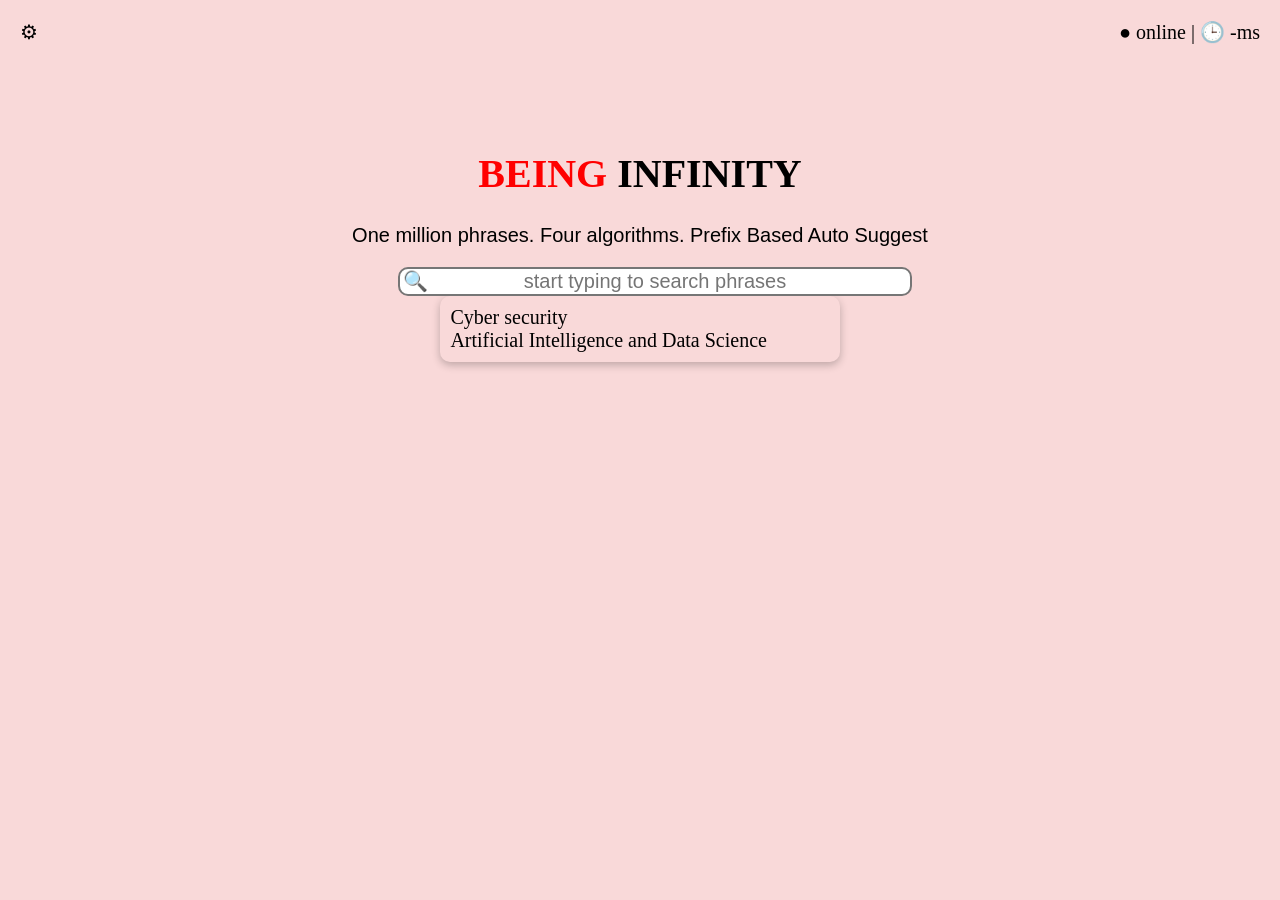
<file: src/main/resources/static/autosuggest.html>
<!DOCTYPE html>
<html lang="en">
<head>
    <style>
        .center-content{
            text-align: center;
            margin-top: 150px;
            font-size: 20px;
        }
        .gear-icon{
           position: fixed;
           top: 20px;;
           left: 20px;
           font-size: 20px;
        }
        .clock-icon{
            position: fixed;
            top: 20px;
            right: 20px;
            font-size: 20px;
        }
        .txt{
            color: red;
        }
        body{
            background-color: rgb(249, 217, 217);
        }
        .search-engine{
            width: 40%;
            text-align: center;
            border-radius: 10px;
            border-style: solid;
            font-size: 20px;
        }
        .lens{
            position: relative;
            left:35px;
        }
        .fontstyle{
            font-family: 'Gill Sans', 'Gill Sans MT', Calibri, 'Trebuchet MS', sans-serif;
        }
        .search-suggestion{
            margin-left: auto;
            margin-right: auto;
            text-align: left ;
            width: 30%;
            box-shadow: rgba(0, 0, 0, 0.24) 0px 3px 8px;
            padding: 10px;
            border-radius: 10px;

        }
    </style>
    <meta charset="UTF-8">
    <meta name="viewport" content="width=device-width, initial-scale=1.0">
    <title>Document</title>
</head>
<body>
    <span class="gear-icon">&#9881;</span>
    <span class="clock-icon"> &#9679; online | &#128338; -ms </span>
    <div class="center-content">
    <h1><span class="txt">BEING </span><SPan class="txt2">INFINITY</SPan> </h1>
    <p class="fontstyle">One million phrases. Four algorithms. Prefix Based Auto Suggest</p>
    <span class="lens">&#x1F50D;</span>
    <input class="search-engine" type="text" placeholder="start typing to search phrases">
    <div class="search-suggestion"> 
        <div>Cyber security</div>
        <div>Artificial Intelligence and Data Science</div>
    </div>
    </div>
    <script>
        function getSearchSuggestion(){
            var searchBox=document.getElementsByClassName("search-box");
            var search-suggestion=document.getElementsByClassName("search-suggestions");

            var userInput=searchBox.value;
            if(userInput.trail()=="") return;
            var URL_1="https://autosuggest-backend.onrender.com/api/autosuggest?q=";
            var URL_3="&algorithm=brute&limit=10&weighted=false";
            var URL= URL_1+userInput+URL_3;

            fetch(URL)
            .then(function(response){
                return response.json();
            })
            .then(function(data){
                var searchResults="";
                var suggestions = data.results;
                for(var i=0;i<data.count;i++){
                    searchResults +="<div class = 'suggestions'> "+
                        suggestions[i].text+
                        "</div>"
                }

            })
        }
    </script>
</body>
</html>
</file>
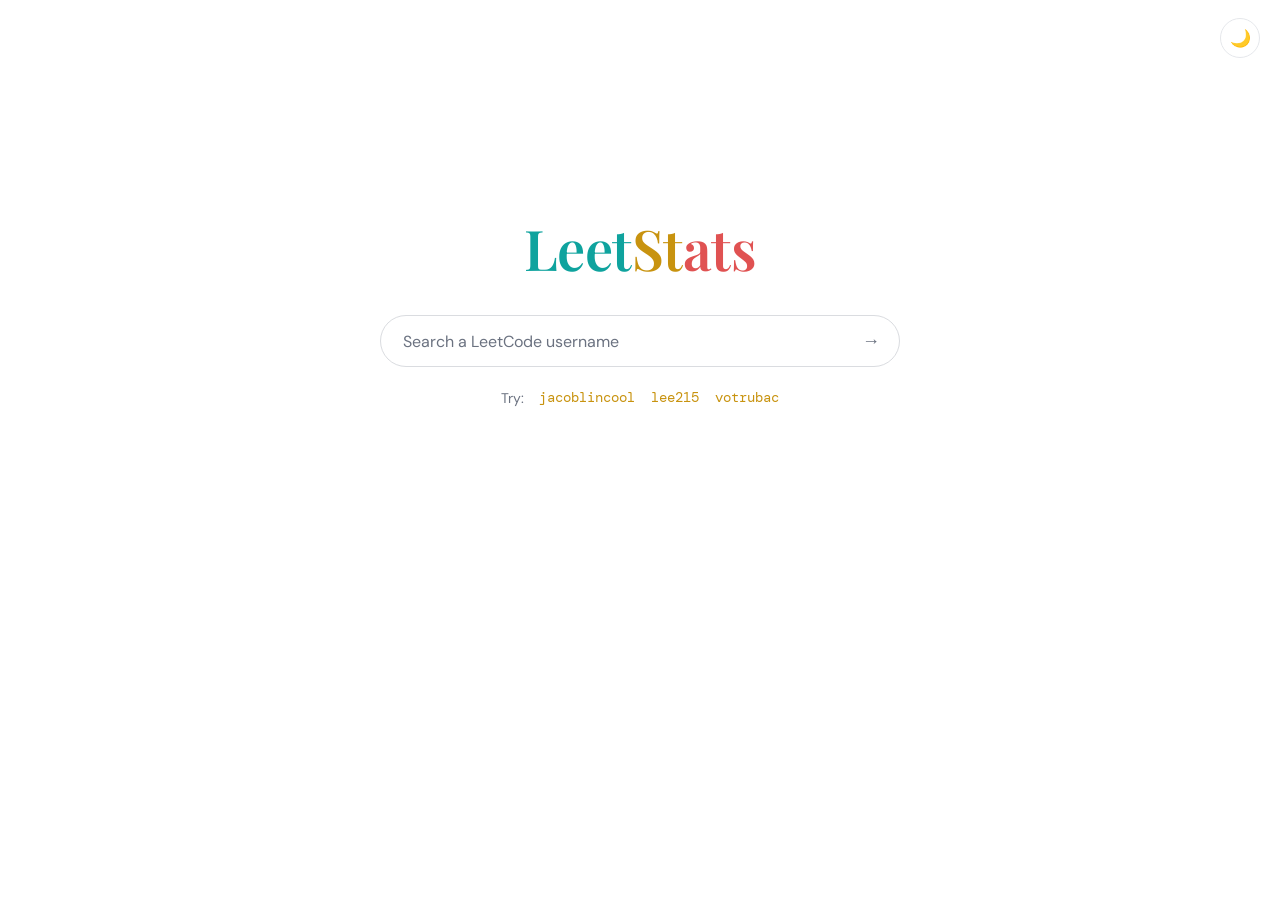
<file: src/main/resources/static/leetcode-stats.html>
<!DOCTYPE html>
<html lang="en" data-theme="light">
<head>
<meta charset="UTF-8">
<meta name="viewport" content="width=device-width, initial-scale=1.0">
<title>LeetStats</title>
<link rel="preconnect" href="https://fonts.googleapis.com">
<link rel="preconnect" href="https://fonts.gstatic.com" crossorigin>
<link href="https://fonts.googleapis.com/css2?family=Playfair+Display:wght@600&family=DM+Sans:wght@400;500;700&family=DM+Mono:wght@400;500&display=swap" rel="stylesheet">
<style>
  :root, [data-theme="light"] {
    --bg: #ffffff;
    --text: #1f2328;
    --muted: #6b7280;
    --line: #e5e7eb;
    --surface: #ffffff;
    --input-border: #dadce0;
    --input-shadow: rgba(32, 33, 36, 0.12);
    --track: #f0f1f3;
    --easy: #0fa39e;
    --medium: #c8930f;
    --hard: #e05252;
    --accent: #c8930f;
    --card-shadow: 0 1px 3px rgba(32, 33, 36, 0.08), 0 8px 28px rgba(32, 33, 36, 0.06);
  }
  [data-theme="dark"] {
    --bg: #0a0b0d;
    --text: #e9e7e2;
    --muted: #8b8f98;
    --line: rgba(255, 255, 255, 0.09);
    --surface: #121418;
    --input-border: rgba(255, 255, 255, 0.14);
    --input-shadow: rgba(0, 0, 0, 0.5);
    --track: rgba(255, 255, 255, 0.08);
    --easy: #3ddad7;
    --medium: #e3b341;
    --hard: #ff6b6b;
    --accent: #e3b341;
    --card-shadow: 0 20px 50px rgba(0, 0, 0, 0.45);
  }

  * { margin: 0; padding: 0; box-sizing: border-box; }

  html, body { height: 100%; }

  body {
    background: var(--bg);
    color: var(--text);
    font-family: "DM Sans", system-ui, sans-serif;
    display: flex;
    flex-direction: column;
    align-items: center;
    transition: background 0.25s, color 0.25s;
  }

  /* theme toggle, top right */
  .theme-toggle {
    position: fixed;
    top: 18px;
    right: 20px;
    width: 40px;
    height: 40px;
    border-radius: 50%;
    border: 1px solid var(--line);
    background: var(--surface);
    color: var(--text);
    font-size: 17px;
    cursor: pointer;
    display: flex;
    align-items: center;
    justify-content: center;
    transition: background 0.25s, border-color 0.25s, transform 0.15s;
    z-index: 10;
  }
  .theme-toggle:hover { transform: scale(1.06); }
  .theme-toggle:focus-visible { outline: 2px solid var(--accent); outline-offset: 2px; }

  main {
    width: 100%;
    max-width: 640px;
    padding: 0 24px 64px;
    display: flex;
    flex-direction: column;
    align-items: center;
    /* Google-style: sits a bit above vertical center when idle */
    margin-top: clamp(96px, 24vh, 210px);
    transition: margin-top 0.45s cubic-bezier(0.3, 0.8, 0.3, 1);
  }
  body.has-result main { margin-top: 72px; }

  .wordmark {
    font-family: "Playfair Display", serif;
    font-weight: 600;
    font-size: clamp(40px, 8vw, 56px);
    letter-spacing: -0.01em;
    margin-bottom: 30px;
    user-select: none;
  }
  .wordmark .l { color: var(--easy); }
  .wordmark .e { color: var(--medium); }
  .wordmark .t { color: var(--hard); }

  /* search */
  .search {
    width: 100%;
    max-width: 520px;
    display: flex;
    align-items: center;
    gap: 12px;
    background: var(--surface);
    border: 1px solid var(--input-border);
    border-radius: 999px;
    padding: 0 8px 0 22px;
    height: 52px;
    transition: box-shadow 0.2s, border-color 0.2s, background 0.25s;
  }
  .search:focus-within {
    box-shadow: 0 2px 10px var(--input-shadow);
    border-color: transparent;
  }
  [data-theme="dark"] .search:focus-within { border-color: var(--accent); box-shadow: none; }

  .search input {
    flex: 1;
    min-width: 0;
    border: none;
    outline: none;
    background: transparent;
    color: var(--text);
    font-family: "DM Mono", monospace;
    font-size: 16px;
  }
  .search input::placeholder { color: var(--muted); font-family: "DM Sans", sans-serif; }

  .search button {
    border: none;
    background: transparent;
    color: var(--muted);
    font-size: 18px;
    width: 40px;
    height: 40px;
    border-radius: 50%;
    cursor: pointer;
    display: flex;
    align-items: center;
    justify-content: center;
    transition: color 0.15s, background 0.15s;
  }
  .search button:hover { color: var(--accent); background: var(--track); }
  .search button:focus-visible { outline: 2px solid var(--accent); outline-offset: 1px; }
  .search button:disabled { opacity: 0.45; cursor: wait; }

  .try {
    margin-top: 20px;
    font-size: 14px;
    color: var(--muted);
    display: flex;
    gap: 14px;
    align-items: center;
    flex-wrap: wrap;
    justify-content: center;
  }
  .try button {
    background: none;
    border: none;
    padding: 2px 1px;
    color: var(--accent);
    font-family: "DM Mono", monospace;
    font-size: 13.5px;
    cursor: pointer;
    border-bottom: 1px dashed transparent;
    transition: border-color 0.15s;
  }
  .try button:hover { border-bottom-color: var(--accent); }
  .try button:focus-visible { outline: 2px solid var(--accent); outline-offset: 2px; }

  /* states */
  .loader {
    margin-top: 52px;
    width: 34px; height: 34px;
    border: 3px solid var(--track);
    border-top-color: var(--accent);
    border-radius: 50%;
    animation: spin 0.8s linear infinite;
  }
  @keyframes spin { to { transform: rotate(360deg); } }

  .error {
    margin-top: 44px;
    text-align: center;
    color: var(--muted);
    font-size: 14.5px;
    line-height: 1.6;
    max-width: 420px;
  }
  .error b { color: var(--hard); font-weight: 700; display: block; margin-bottom: 4px; }

  /* card */
  .card {
    width: 100%;
    margin-top: 44px;
    background: var(--surface);
    border: 1px solid var(--line);
    border-radius: 18px;
    padding: 30px 34px;
    box-shadow: var(--card-shadow);
    animation: rise 0.45s cubic-bezier(0.2, 0.7, 0.3, 1) both;
    transition: background 0.25s, border-color 0.25s;
  }
  @keyframes rise {
    from { opacity: 0; transform: translateY(14px); }
    to   { opacity: 1; transform: translateY(0); }
  }

  .card-head {
    display: flex;
    justify-content: space-between;
    align-items: baseline;
    gap: 10px;
    flex-wrap: wrap;
    margin-bottom: 26px;
  }
  .card-head a {
    font-family: "Playfair Display", serif;
    font-size: 23px;
    font-weight: 600;
    color: var(--text);
    text-decoration: none;
  }
  .card-head a:hover { color: var(--accent); }
  .card-head .rank {
    font-family: "DM Mono", monospace;
    font-size: 13px;
    color: var(--muted);
  }
  .card-head .rank b { color: var(--accent); font-weight: 500; }

  .card-body {
    display: grid;
    grid-template-columns: 168px 1fr;
    gap: 34px;
    align-items: center;
  }

  .ring-wrap { position: relative; width: 168px; height: 168px; margin: 0 auto; }
  .ring-wrap svg { transform: rotate(-90deg); display: block; }
  .ring-track { fill: none; stroke: var(--track); stroke-width: 9; }
  .ring-fill {
    fill: none;
    stroke: var(--accent);
    stroke-width: 9;
    stroke-linecap: round;
    transition: stroke-dashoffset 1.1s cubic-bezier(0.3, 0.8, 0.3, 1), stroke 0.25s;
  }
  .ring-center {
    position: absolute; inset: 0;
    display: flex; flex-direction: column;
    align-items: center; justify-content: center;
  }
  .ring-center .big {
    font-family: "DM Mono", monospace;
    font-size: 36px;
    line-height: 1;
  }
  .ring-center .small {
    color: var(--muted);
    font-size: 11.5px;
    margin-top: 6px;
    letter-spacing: 0.06em;
    text-transform: uppercase;
  }

  .bars { display: flex; flex-direction: column; gap: 18px; }
  .bar-top {
    display: flex;
    justify-content: space-between;
    align-items: baseline;
    margin-bottom: 7px;
  }
  .bar-top .label {
    font-size: 12.5px;
    font-weight: 700;
    letter-spacing: 0.09em;
    text-transform: uppercase;
  }
  .bar-top .nums {
    font-family: "DM Mono", monospace;
    font-size: 13px;
    color: var(--muted);
  }
  .bar-top .nums b { color: var(--text); font-weight: 500; }
  .bar-track { height: 7px; border-radius: 99px; background: var(--track); overflow: hidden; }
  .bar-fill { height: 100%; width: 0; border-radius: 99px; transition: width 1.1s cubic-bezier(0.3, 0.8, 0.3, 1); }
  .easy   .label { color: var(--easy); }   .easy   .bar-fill { background: var(--easy); }
  .medium .label { color: var(--medium); } .medium .bar-fill { background: var(--medium); }
  .hard   .label { color: var(--hard); }   .hard   .bar-fill { background: var(--hard); }

  .hidden { display: none !important; }

  @media (max-width: 540px) {
    .card { padding: 24px 20px; }
    .card-body { grid-template-columns: 1fr; gap: 26px; }
  }

  @media (prefers-reduced-motion: reduce) {
    * { animation: none !important; transition: none !important; }
  }
</style>
</head>
<body>
  <button class="theme-toggle" id="theme-toggle" aria-label="Switch theme" title="Switch theme">🌙</button>

  <main>
    <h1 class="wordmark"><span class="l">Leet</span><span class="e">St</span><span class="t">ats</span></h1>

    <div class="search">
      <input id="username" type="text" placeholder="Search a LeetCode username" autocomplete="off" spellcheck="false" aria-label="LeetCode username">
      <button id="go" aria-label="Fetch stats" title="Fetch stats">→</button>
    </div>

    <div class="try">
      <span>Try:</span>
      <button data-u="jacoblincool">jacoblincool</button>
      <button data-u="lee215">lee215</button>
      <button data-u="votrubac">votrubac</button>
    </div>

    <div id="loading" class="loader hidden" role="status" aria-label="Loading"></div>

    <div id="error" class="error hidden" role="alert">
      <b>Couldn't fetch that profile</b>
      <span id="error-msg"></span>
    </div>

    <section id="card" class="card hidden" aria-live="polite">
      <div class="card-head">
        <a id="profile-link" href="#" target="_blank" rel="noopener"></a>
        <span class="rank">Rank <b id="ranking">—</b></span>
      </div>
      <div class="card-body">
        <div class="ring-wrap">
          <svg width="168" height="168" viewBox="0 0 168 168" aria-hidden="true">
            <circle class="ring-track" cx="84" cy="84" r="74"></circle>
            <circle class="ring-fill" id="ring" cx="84" cy="84" r="74"></circle>
          </svg>
          <div class="ring-center">
            <div class="big" id="total-solved">0</div>
            <div class="small" id="total-label">solved</div>
          </div>
        </div>
        <div class="bars">
          <div class="bar-row easy">
            <div class="bar-top"><span class="label">Easy</span>
              <span class="nums"><b id="easy-solved">0</b> / <span id="easy-total">0</span></span></div>
            <div class="bar-track"><div class="bar-fill" id="easy-bar"></div></div>
          </div>
          <div class="bar-row medium">
            <div class="bar-top"><span class="label">Medium</span>
              <span class="nums"><b id="medium-solved">0</b> / <span id="medium-total">0</span></span></div>
            <div class="bar-track"><div class="bar-fill" id="medium-bar"></div></div>
          </div>
          <div class="bar-row hard">
            <div class="bar-top"><span class="label">Hard</span>
              <span class="nums"><b id="hard-solved">0</b> / <span id="hard-total">0</span></span></div>
            <div class="bar-track"><div class="bar-fill" id="hard-bar"></div></div>
          </div>
        </div>
      </div>
    </section>
  </main>

<script>
(function () {
  "use strict";

  /* ---------- theme ---------- */
  var root = document.documentElement;
  var toggle = document.getElementById("theme-toggle");
  var prefersDark = window.matchMedia("(prefers-color-scheme: dark)").matches;
  setTheme(prefersDark ? "dark" : "light");

  function setTheme(t) {
    root.setAttribute("data-theme", t);
    toggle.textContent = t === "dark" ? "☀️" : "🌙";
  }
  toggle.addEventListener("click", function () {
    setTheme(root.getAttribute("data-theme") === "dark" ? "light" : "dark");
  });

  /* ---------- elements ---------- */
  var input = document.getElementById("username");
  var goBtn = document.getElementById("go");
  var loadingEl = document.getElementById("loading");
  var errorEl = document.getElementById("error");
  var errorMsg = document.getElementById("error-msg");
  var cardEl = document.getElementById("card");

  var RING_R = 74;
  var RING_C = 2 * Math.PI * RING_R;
  var ring = document.getElementById("ring");
  ring.setAttribute("stroke-dasharray", RING_C);
  ring.setAttribute("stroke-dashoffset", RING_C);

  /* ---------- data sources (tried in order) ---------- */
  var SOURCES = [
    {
      url: function (u) { return "https://leetcode-api-faisalshohag.vercel.app/" + encodeURIComponent(u); },
      parse: function (d) {
        if (!d || d.errors || d.totalSolved === undefined) return null;
        return pick(d);
      }
    },
    {
      url: function (u) { return "https://alfa-leetcode-api.onrender.com/userProfile/" + encodeURIComponent(u); },
      parse: function (d) {
        if (!d || d.errors || d.totalSolved === undefined) return null;
        return pick(d);
      }
    },
    {
      url: function (u) { return "https://leetcode-stats-api.herokuapp.com/" + encodeURIComponent(u); },
      parse: function (d) {
        if (!d || d.status !== "success") return null;
        return pick(d);
      }
    }
  ];

  function pick(d) {
    return {
      totalSolved: d.totalSolved, totalQuestions: d.totalQuestions,
      easySolved: d.easySolved, totalEasy: d.totalEasy,
      mediumSolved: d.mediumSolved, totalMedium: d.totalMedium,
      hardSolved: d.hardSolved, totalHard: d.totalHard,
      ranking: d.ranking
    };
  }

  function fetchWithTimeout(url, ms) {
    var ctrl = new AbortController();
    var t = setTimeout(function () { ctrl.abort(); }, ms);
    return fetch(url, { signal: ctrl.signal })
      .then(function (r) { return r.json(); })
      .finally(function () { clearTimeout(t); });
  }

  function fetchStats(username) {
    var i = 0;
    function tryNext() {
      if (i >= SOURCES.length) return Promise.reject(new Error("all sources failed"));
      var src = SOURCES[i++];
      return fetchWithTimeout(src.url(username), 12000)
        .then(function (json) {
          var parsed = src.parse(json);
          return parsed || tryNext();
        })
        .catch(function () { return tryNext(); });
    }
    return tryNext();
  }

  /* ---------- rendering ---------- */
  function fmt(n) {
    if (n === null || n === undefined || isNaN(n)) return "—";
    return Number(n).toLocaleString("en-US");
  }

  function countUp(el, target, ms) {
    var reduce = window.matchMedia("(prefers-reduced-motion: reduce)").matches;
    if (reduce || !target) { el.textContent = fmt(target || 0); return; }
    var start = performance.now();
    (function step(now) {
      var p = Math.min(((now || performance.now()) - start) / ms, 1);
      var eased = 1 - Math.pow(1 - p, 3);
      el.textContent = fmt(Math.round(target * eased));
      if (p < 1) requestAnimationFrame(step);
    })();
  }

  function setBar(id, solved, total) {
    var pct = total > 0 ? (solved / total) * 100 : 0;
    document.getElementById(id).style.width = Math.max(pct, solved > 0 ? 2 : 0) + "%";
  }

  function render(username, s) {
    var link = document.getElementById("profile-link");
    link.textContent = username;
    link.href = "https://leetcode.com/u/" + encodeURIComponent(username) + "/";

    document.getElementById("ranking").textContent = "#" + fmt(s.ranking);
    document.getElementById("total-label").textContent = "of " + fmt(s.totalQuestions);
    document.getElementById("easy-solved").textContent = fmt(s.easySolved);
    document.getElementById("easy-total").textContent = fmt(s.totalEasy);
    document.getElementById("medium-solved").textContent = fmt(s.mediumSolved);
    document.getElementById("medium-total").textContent = fmt(s.totalMedium);
    document.getElementById("hard-solved").textContent = fmt(s.hardSolved);
    document.getElementById("hard-total").textContent = fmt(s.totalHard);

    document.body.classList.add("has-result");
    cardEl.classList.remove("hidden");

    requestAnimationFrame(function () {
      requestAnimationFrame(function () {
        countUp(document.getElementById("total-solved"), s.totalSolved, 1100);
        var pct = s.totalQuestions > 0 ? s.totalSolved / s.totalQuestions : 0;
        ring.setAttribute("stroke-dashoffset", RING_C * (1 - pct));
        setBar("easy-bar", s.easySolved, s.totalEasy);
        setBar("medium-bar", s.mediumSolved, s.totalMedium);
        setBar("hard-bar", s.hardSolved, s.totalHard);
      });
    });
  }

  function resetCard() {
    ring.setAttribute("stroke-dashoffset", RING_C);
    ["easy-bar", "medium-bar", "hard-bar"].forEach(function (id) {
      document.getElementById(id).style.width = "0";
    });
    document.getElementById("total-solved").textContent = "0";
  }

  /* ---------- flow ---------- */
  var busy = false;

  function lookup(username) {
    username = (username || "").trim();
    if (!username || busy) return;
    busy = true;

    input.value = username;
    goBtn.disabled = true;
    errorEl.classList.add("hidden");
    cardEl.classList.add("hidden");
    resetCard();
    loadingEl.classList.remove("hidden");

    fetchStats(username)
      .then(function (stats) {
        loadingEl.classList.add("hidden");
        render(username, stats);
      })
      .catch(function () {
        loadingEl.classList.add("hidden");
        errorMsg.textContent = 'No stats found for "' + username +
          '". Check the spelling, or the public stats APIs may be briefly busy — try again in a moment.';
        errorEl.classList.remove("hidden");
      })
      .finally(function () {
        goBtn.disabled = false;
        busy = false;
      });
  }

  goBtn.addEventListener("click", function () { lookup(input.value); });
  input.addEventListener("keydown", function (e) { if (e.key === "Enter") lookup(input.value); });
  document.querySelectorAll(".try button").forEach(function (b) {
    b.addEventListener("click", function () { lookup(b.dataset.u); });
  });
})();
</script>
</body>
</html>
</file>
